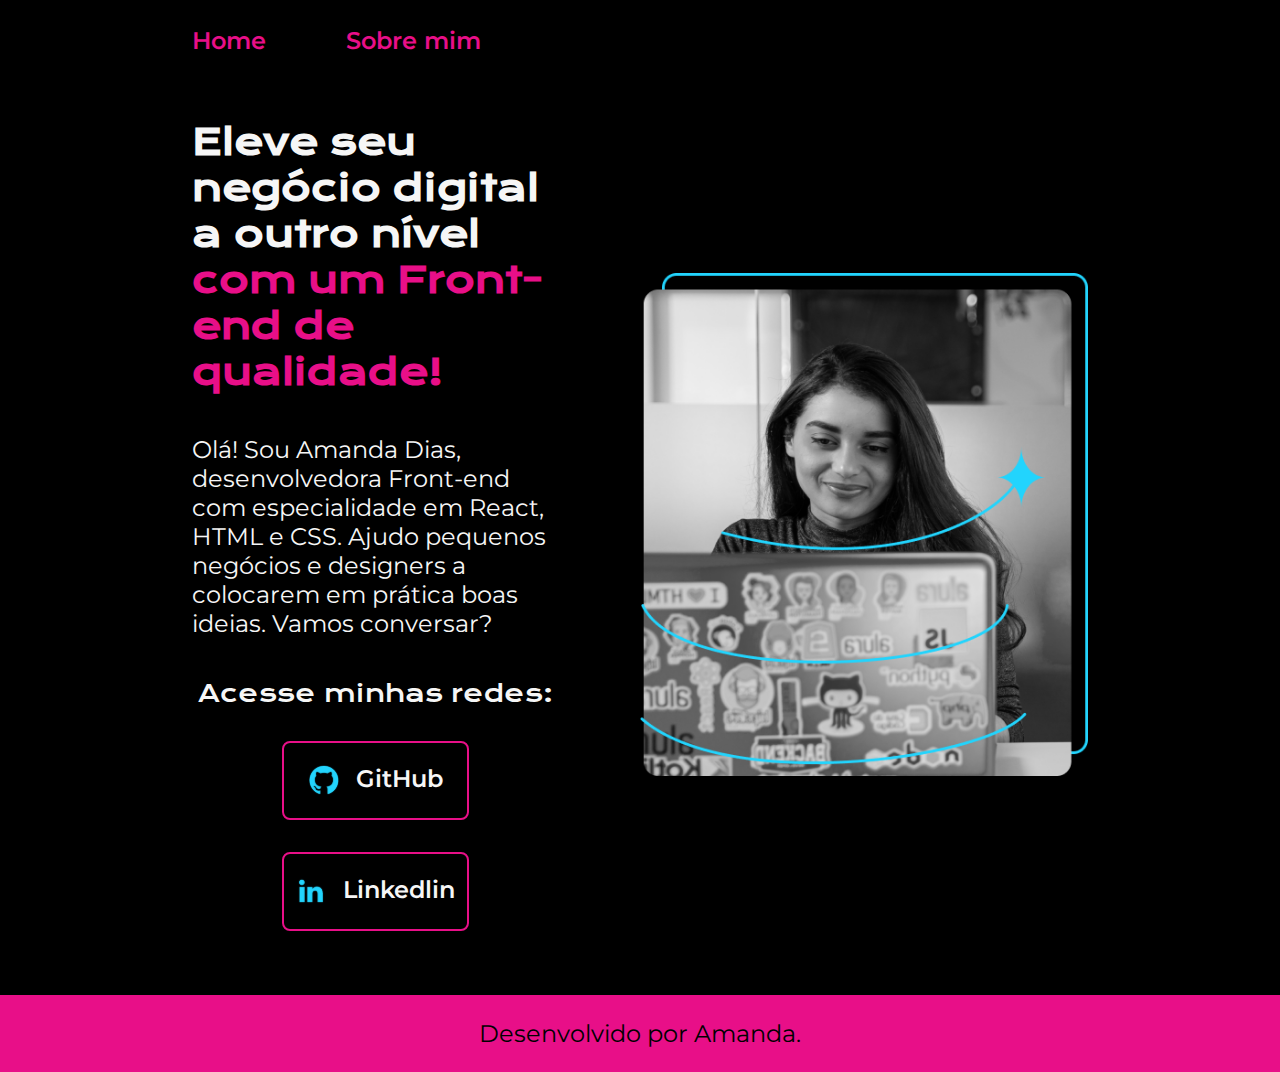
<file: index.html>
<!DOCTYPE html>
<head>
    <meta charset="UTF-8">
    <meta http-equiv="X-UA-Compatible" content="IE=edge">
    <meta name="viewport" content="width=device-width, initial-scale=1.0">
    <title>Portfolio</title>
    <link rel="stylesheet" href="./styles/style.css">
</head>
<body>
    <header class="cabecalho">
        <nav class="cabecalho__menu">
            <a class="cabecalho__menu__link" href="index.html">Home</a>
            <a class="cabecalho__menu__link" href="about.html">Sobre mim</a>
        </nav>
    </header>
    <main class="apresentacao">
        <section class="apresentacao__conteudo">
            <h1 class="apresentacao__conteudo__titulo">Eleve seu negócio digital a outro nível <strong class="destaqueTitulo">com um Front-end de qualidade!</strong></h1>
            <p class="apresentacao__conteudo__texto">Olá! Sou Amanda Dias, desenvolvedora Front-end com especialidade em React, HTML e CSS. Ajudo pequenos negócios e designers a colocarem em prática boas ideias. Vamos conversar?</p>
            <div class="apresentacao__links">
                <h2 class="apresentacao__links__subtitulo">Acesse minhas redes: </h2>
                <a class="apresentacao__links__navegacao" href="https://github.com/amandadduraes">
                    <img src="assets/github.svg"> GitHub
                </a>
                <a class="apresentacao__links__navegacao" href="https://www.linkedin.com/in/amanda-dias-duraes-04b15a119/">
                    <img src="assets/linkdlin.svg"> Linkedlin
                </a>
            </div>
        </section>
        <img class="apresentacao__imagem" src="./assets/Imagem.png" alt="Mulher programando">
    </main>
    <footer class="rodape">
        <p>Desenvolvido por Amanda.</p>
    </footer>
</body>
</html>
</file>
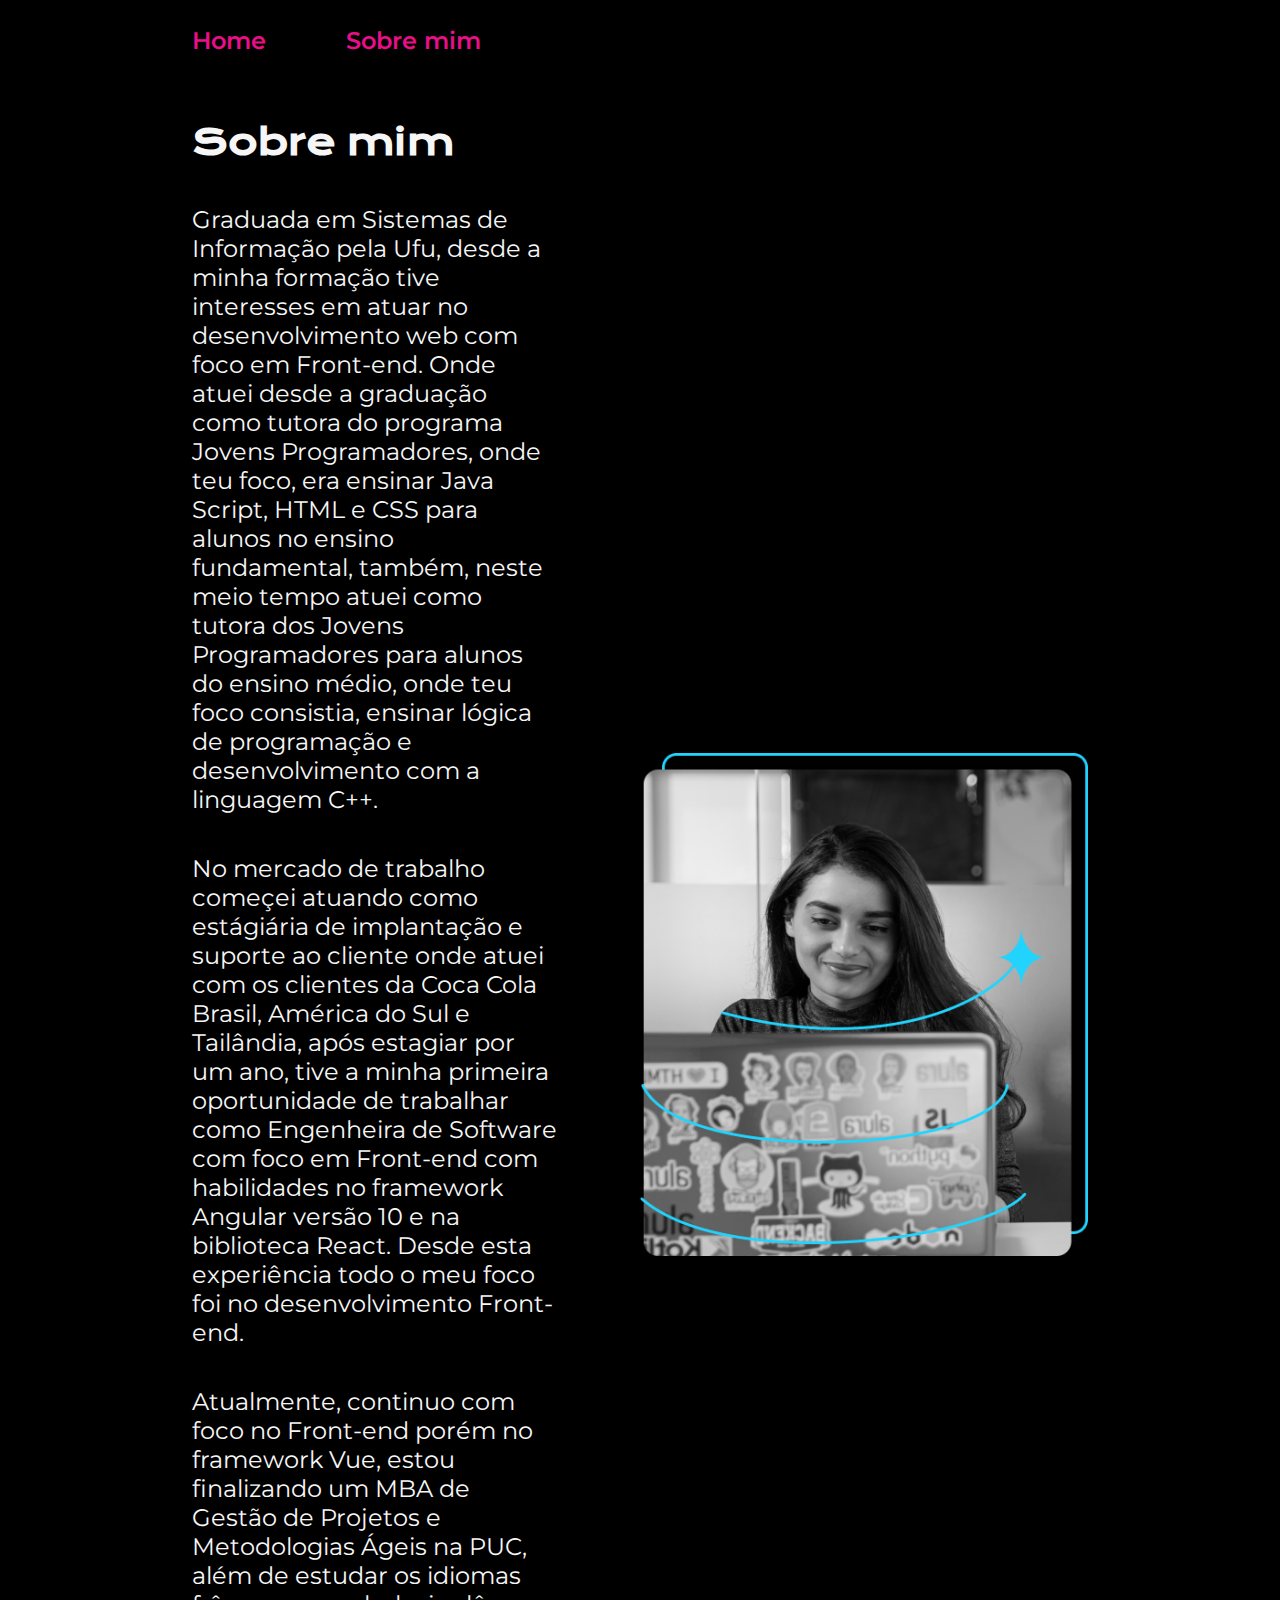
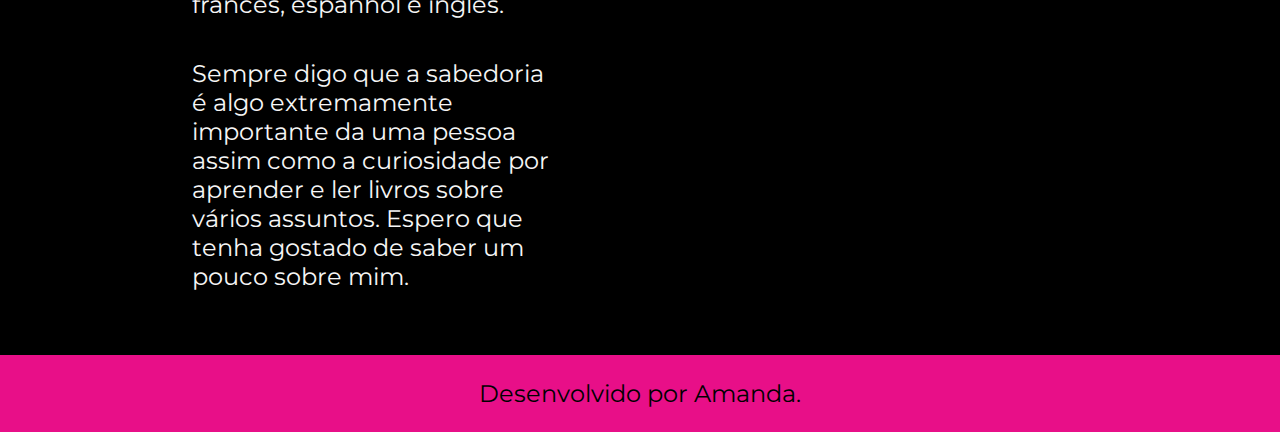
<file: about.html>
<!DOCTYPE html>
<head>
    <meta charset="UTF-8">
    <meta http-equiv="X-UA-Compatible" content="IE=edge">
    <meta name="viewport" content="width=device-width, initial-scale=1.0">
    <title>Sobre mim</title>
    <link rel="stylesheet" href="./styles/style.css">
</head>
<body>
    <header class="cabecalho">
        <nav class="cabecalho__menu">
            <a class="cabecalho__menu__link" href="index.html">Home</a>
            <a class="cabecalho__menu__link" href="about.html">Sobre mim</a>
        </nav>
    </header>
    <main class="apresentacao">
        <section class="apresentacao__conteudo">
            <h1 class="apresentacao__conteudo__titulo">Sobre mim</h1>
            <p  class="apresentacao__conteudo__texto">Graduada em Sistemas de Informação pela Ufu, desde a minha formação tive interesses
                em atuar no desenvolvimento web com foco em Front-end. Onde atuei desde a graduação
                como tutora do programa Jovens Programadores, onde teu foco, era ensinar
                Java Script, HTML e CSS para alunos no ensino fundamental, também, neste meio tempo 
                atuei como tutora dos Jovens Programadores para alunos do ensino médio, onde teu foco consistia, 
                ensinar lógica de programação e desenvolvimento com a linguagem C++.
            </p>
            <p class="apresentacao__conteudo__texto">No mercado de trabalho começei atuando como estágiária de implantação e suporte ao cliente
                onde atuei com os clientes da Coca Cola Brasil, América do Sul e Tailândia, após estagiar por um
                ano, tive a minha primeira oportunidade de trabalhar como Engenheira de Software com foco 
                em Front-end com habilidades no framework Angular versão 10 e na biblioteca React.
                Desde esta experiência todo o meu foco foi no desenvolvimento Front-end.
            </p>
            <p class="apresentacao__conteudo__texto">Atualmente, continuo com foco no Front-end porém no framework Vue, estou finalizando
                um MBA de Gestão de Projetos e Metodologias Ágeis na PUC, além de estudar
                os idiomas frânces, espanhol e inglês.
            </p>
            <p class="apresentacao__conteudo__texto">Sempre digo que a sabedoria é algo extremamente importante da uma pessoa assim como a curiosidade
                por aprender e ler livros sobre vários assuntos. Espero que tenha gostado de saber um pouco sobre mim.
            </p>
        </section>
        <img class="apresentacao__imagem"  src="./assets/Imagem.png" alt="Mulher programando">
    </main>
    <footer class="rodape">
        <p>Desenvolvido por Amanda.</p>
    </footer>
</body>
</html>
</file>
<file: styles/style.css>
@import url('https://fonts.googleapis.com/css2?family=Krona+One&family=Montserrat:wght@400;600&display=swap');

:root {
    --cor--primaria: #000000;
    --cor--secundaria: #F6F6F6;
    --cor--terciaria: #E80F88;
    --cor--hover: #272727;

    --fonte--primaria: 'Krona One', sans-serif;
    --fonte--secundaria : 'Montserrat', sans-serif;
}


* {
    margin: 0;
    padding: 0;
}
body {
    box-sizing: border-box;
    background-color: var(--cor--primaria);
    color: var(--cor--secundaria);
}

.cabecalho {
    padding: 2% 0 0 15%;
}

.cabecalho__menu {
    display: flex;
    gap: 80px;
}

.cabecalho__menu__link {
    font-family: var(--fonte--secundaria);
    color: var(--cor--terciaria);
    font-size: 1.5rem;
    font-weight: 600;
    text-decoration: none;
}

.destaqueTitulo {
    color: var(--cor--terciaria);
}

.apresentacao {
    padding: 5% 15%;
    display: flex;
    align-items: center;
    justify-content: space-between;
    gap: 82px;
}

.apresentacao__conteudo {
    width: 50%;
    display: flex;
    flex-direction: column;
    gap: 40px;
}

.apresentacao__conteudo__titulo {
    font-size: 2.25rem;
    font-family: var(--fonte--primaria);
}

.apresentacao__conteudo__texto {
    font-size: 1.5rem;
    font-family: var(--fonte--secundaria);
}

.apresentacao__links {
    display: flex;
    flex-direction: column;
    align-items: center;
    justify-content: space-between;
    gap: 32px;
}

.apresentacao__links__subtitulo {
    font-family: var(--fonte--primaria);
    font-weight: 400;
    font-size: 1.5rem;
}

.apresentacao__links__navegacao {
    border: 2px solid var(--cor--terciaria);
    width: 50%;
    text-align: center;
    border-radius: 8px;
    font-size: 1.5rem;
    padding: 21.5px 0;
    text-decoration: none;
    color: var(--cor--secundaria);
    font-family: var(--fonte--secundaria);
    font-weight: 600;
    display: flex;
    justify-content: center;
    gap: 16px;
}

.apresentacao__links__link:hover {
    background-color: var(--cor--hover);
    padding: 3%;
}

.apresentacao__imagem {
    width: 50%;
}

.rodape {
    background-color: var(--cor--terciaria);
    font-family: var(--fonte--secundaria);
    font-weight: 400;
    font-size: 1.5rem;
    text-align: center;
    padding: 24px;
    color: var(--cor--primaria);
}

@media (max-width: 1200px) {
    .cabecalho {
        padding: 10%;
    }

    .cabecalho__menu {
        justify-content: center;
    }

    .apresentacao {
        flex-direction: column-reverse;
        padding: 5%;
    }

    .apresentacao__conteudo {
        width: auto;
    }

   
}
</file>
